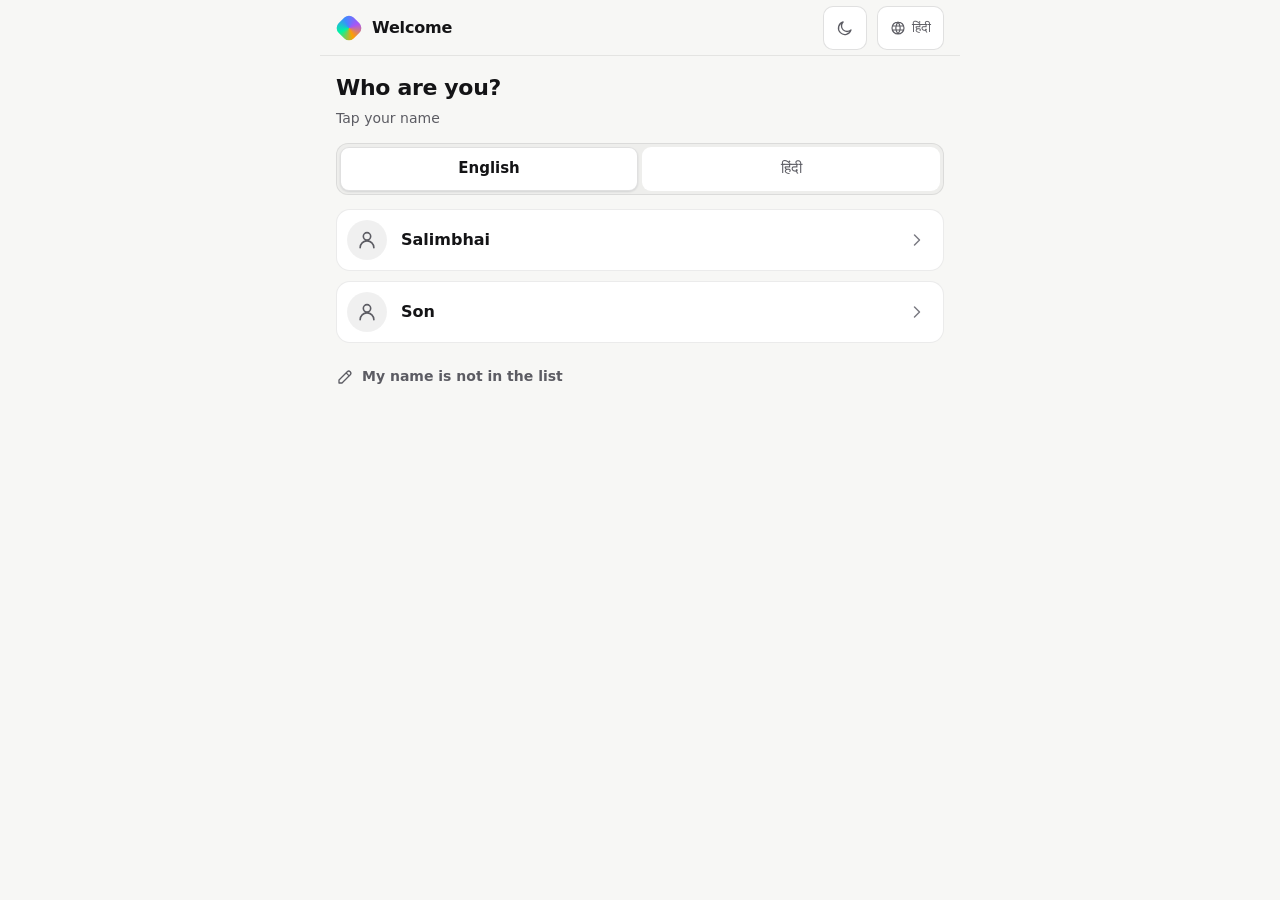
<file: app/index.html>
<!doctype html>
<html lang="en">
  <head>
    <meta charset="utf-8" />
    <meta name="viewport" content="width=device-width, initial-scale=1, viewport-fit=cover" />
    <meta name="theme-color" content="#0A0F18" />
    <meta name="color-scheme" content="dark light" />
    <meta name="mobile-web-app-capable" content="yes" />
    <meta name="apple-mobile-web-app-capable" content="yes" />
    <meta name="apple-mobile-web-app-status-bar-style" content="default" />
    <meta name="apple-mobile-web-app-title" content="Prism" />
    <title>Prism</title>
    <link rel="manifest" href="manifest.webmanifest" />
    <link rel="icon" type="image/png" href="icons/favicon-64.png" />
    <link rel="apple-touch-icon" href="icons/app-apple-180.png" />
    <script src="js/theme-boot.js"></script>
    <script src="js/outbox.js"></script>
    <link rel="stylesheet" href="css/app.css" />
  </head>
  <body>
    <div id="app"><main class="content"><p class="sub">Loading…</p></main></div>
    <div id="toast-root" aria-live="polite"></div>
    <noscript>This app needs JavaScript turned on.</noscript>
    <script type="module" src="js/main.js"></script>
  </body>
</html>
</file>
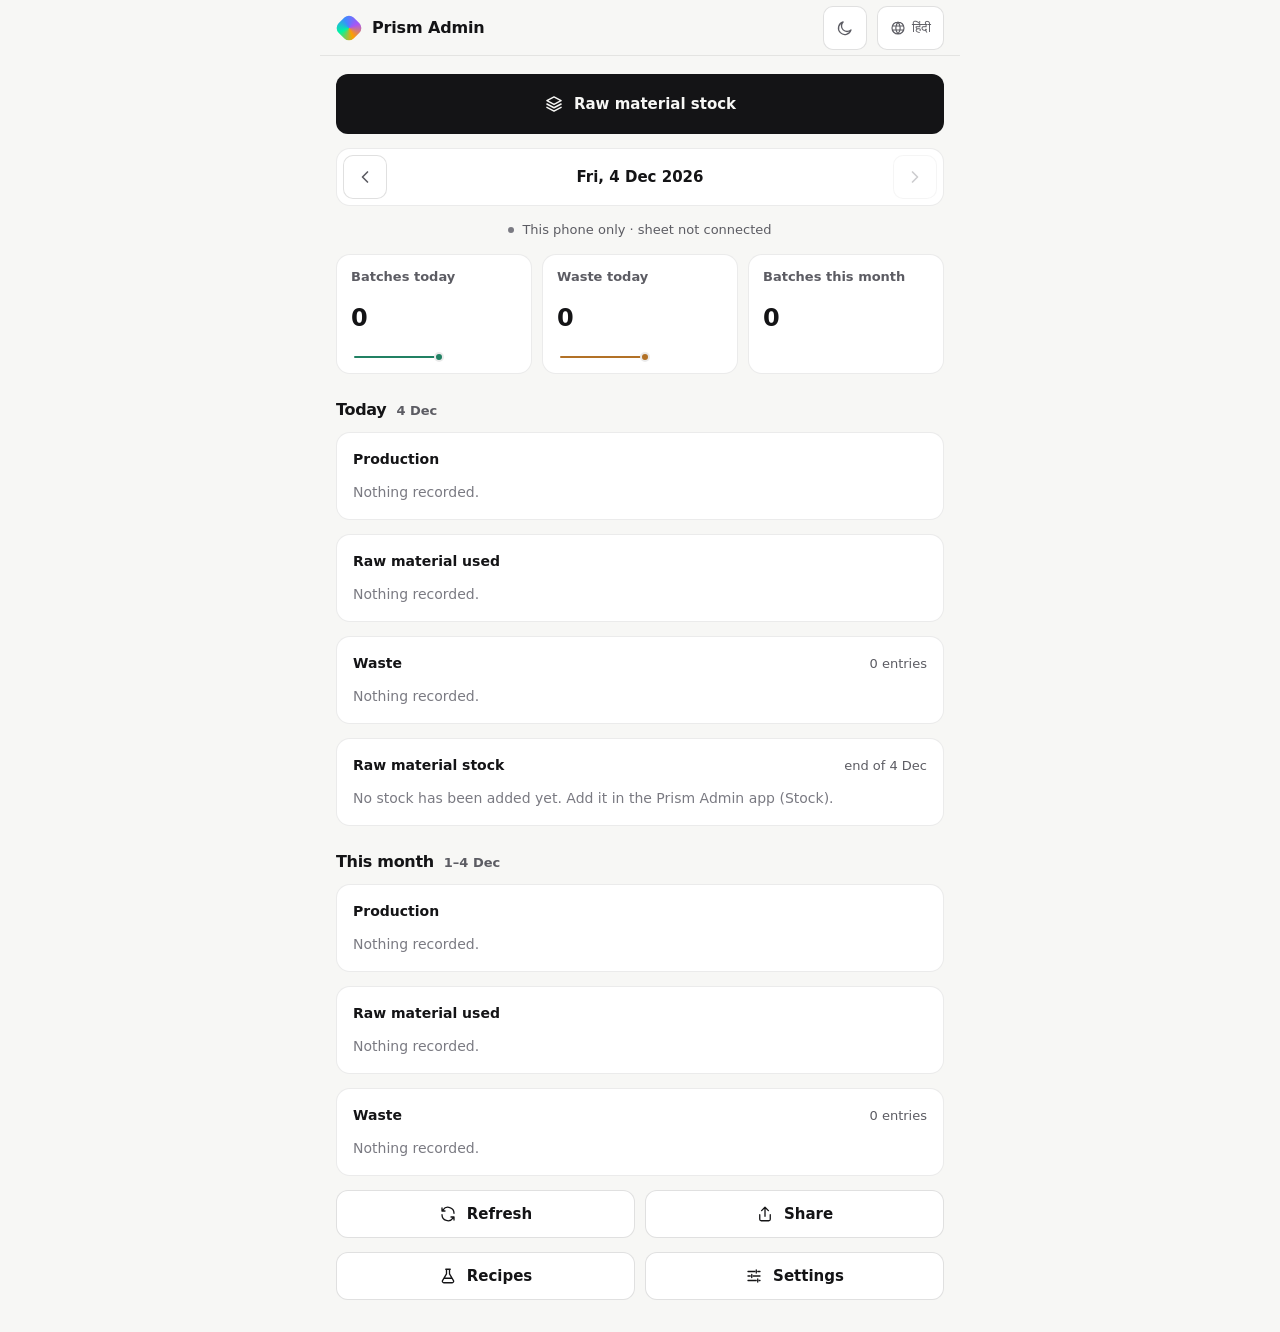
<file: app/admin.html>
<!doctype html>
<html lang="en">
  <head>
    <meta charset="utf-8" />
    <meta name="viewport" content="width=device-width, initial-scale=1, viewport-fit=cover" />
    <meta name="theme-color" content="#0A0F18" />
    <meta name="color-scheme" content="dark light" />
    <meta name="mobile-web-app-capable" content="yes" />
    <meta name="apple-mobile-web-app-capable" content="yes" />
    <meta name="apple-mobile-web-app-status-bar-style" content="default" />
    <meta name="apple-mobile-web-app-title" content="Prism Admin" />
    <title>Prism Admin</title>
    <link rel="manifest" href="admin.webmanifest" />
    <link rel="icon" type="image/png" href="icons/admin-favicon-64.png" />
    <link rel="apple-touch-icon" href="icons/admin-apple-180.png" />
    <script src="js/theme-boot.js"></script>
    <script src="js/outbox.js"></script>
    <script src="js/admin-boot.js"></script>
    <link rel="stylesheet" href="css/app.css" />
  </head>
  <body>
    <div id="app"><main class="content"><p class="sub">Loading…</p></main></div>
    <div id="toast-root" aria-live="polite"></div>
    <noscript>This app needs JavaScript turned on.</noscript>
    <script type="module" src="js/main.js"></script>
  </body>
</html>
</file>
<file: app/css/app.css>
/* Prism – dark glass design system.
   Accent colors come from the flow (tone-*) or the product/material (--c). */

:root {
  --bg: #0A0F18;
  --bg-2: #0E1622;
  --card: #111826;
  --glass: linear-gradient(180deg, rgba(255, 255, 255, 0.045), rgba(255, 255, 255, 0.018));
  --fill: rgba(255, 255, 255, 0.04);
  --fill-2: rgba(255, 255, 255, 0.07);
  --line: rgba(255, 255, 255, 0.06);
  --line-2: rgba(255, 255, 255, 0.11);
  --line-3: rgba(255, 255, 255, 0.18);

  --text: #FFFFFF;
  --text-2: #A9B6C9;
  --text-3: #8492A7;
  --ink: #05070B; /* text on a neon fill */
  --on-accent: var(--ink);
  --topbar-bg: rgba(10, 15, 24, 0.72);
  --footer-fade: rgba(10, 15, 24, 0.85);
  --footer-clear: rgba(10, 15, 24, 0);
  --dialog-bg: #121A28;
  --input-bg: rgba(255, 255, 255, 0.03);
  --key-bg: var(--fill);
  --track: rgba(255, 255, 255, 0.06);
  --card-shadow: inset 0 1px 0 rgba(255, 255, 255, 0.04);
  --aurora-2: rgba(61, 139, 255, 0.09);
  --aurora-strength: 13%;
  --danger-fg: #FF8A96;
  --danger-soft-fg: #FFB4BC;
  --danger-line: rgba(255, 92, 108, 0.32);
  --danger-bg: rgba(255, 92, 108, 0.06);
  --warn-fg: #FFD38A;
  --ok-fg: var(--emerald);
  --mark-ring: none;

  --emerald: #00F5A0;
  --amber: #FF9F00;
  --blue: #3D8BFF;
  --violet: #A855F7;
  --red: #FF5C6C;

  --accent: #E2E8F0;

  --r-lg: 22px;
  --r: 16px;
  --r-sm: 12px;
  --tap: 56px;
  --ease: cubic-bezier(.2, .8, .2, 1);
  color-scheme: dark;
}

.tone-green { --accent: var(--emerald); }
.tone-orange { --accent: var(--amber); }
.tone-blue { --accent: var(--blue); }
.tone-purple { --accent: var(--violet); }
.tone-slate { --accent: #E2E8F0; }

* { box-sizing: border-box; -webkit-tap-highlight-color: transparent; }
[hidden] { display: none !important; }

html { font-size: 17px; background: var(--bg); }

body {
  margin: 0;
  min-height: 100vh;
  background: var(--bg);
  color: var(--text);
  font-family: "Inter", "SF Pro Text", system-ui, -apple-system, "Segoe UI", Roboto, "Noto Sans", "Noto Sans Devanagari", "Kohinoor Devanagari", sans-serif;
  font-size: 1rem;
  line-height: 1.5;
  -webkit-font-smoothing: antialiased;
  touch-action: manipulation;
  -webkit-text-size-adjust: 100%;
}

/* Soft aurora behind everything, tinted by the current flow */
body::before {
  content: "";
  position: fixed;
  inset: 0;
  z-index: -1;
  pointer-events: none;
  background:
    radial-gradient(520px 340px at 100% -6%, color-mix(in srgb, var(--accent) var(--aurora-strength), transparent), transparent 70%),
    radial-gradient(460px 380px at -12% 104%, var(--aurora-2), transparent 70%),
    linear-gradient(180deg, var(--bg-2), var(--bg) 40%);
  transition: background 0.4s var(--ease);
}
body:has(#app.tone-green)::before { --accent: var(--emerald); }
body:has(#app.tone-orange)::before { --accent: var(--amber); }
body:has(#app.tone-blue)::before { --accent: var(--blue); }
body:has(#app.tone-purple)::before { --accent: var(--violet); }

button, input, textarea { font: inherit; color: inherit; letter-spacing: inherit; }
/* Hindi: letter-spacing and capitals break the joined Devanagari letters, so turn them off */
html[lang="hi"] body { line-height: 1.6; }
html[lang="hi"] *, html[lang="hi"] *::before, html[lang="hi"] *::after { letter-spacing: 0 !important; text-transform: none !important; }
button { cursor: pointer; background: none; border: none; padding: 0; }
:focus-visible { outline: 2px solid var(--accent); outline-offset: 2px; }
svg.ic { flex: none; display: block; }
.num { font-variant-numeric: tabular-nums; font-feature-settings: "tnum"; }

#app { max-width: 640px; margin: 0 auto; min-height: 100vh; min-height: 100dvh; display: flex; flex-direction: column; }

/* ---------- Top bar ---------- */
.topbar {
  position: sticky; top: 0; z-index: 20;
  display: flex; align-items: center; gap: 10px;
  height: calc(60px + env(safe-area-inset-top));
  padding: env(safe-area-inset-top) 16px 0;
  background: var(--topbar-bg);
  backdrop-filter: blur(18px) saturate(150%);
  -webkit-backdrop-filter: blur(18px) saturate(150%);
  border-bottom: 1px solid var(--line);
}
.icon-btn {
  display: inline-flex; align-items: center; justify-content: center; gap: 6px;
  height: 48px; min-width: 48px; padding: 0 12px;
  border-radius: 999px; border: 1px solid var(--line-2);
  background: var(--fill); color: var(--text);
  font-size: 0.875rem; font-weight: 550; white-space: nowrap;
  transition: background 0.15s, border-color 0.15s, transform 0.1s;
}
.icon-btn:active { transform: scale(0.96); background: var(--fill-2); }
.topbar-back { padding-left: 8px; }
.topbar-flow { flex: 1; min-width: 0; display: flex; align-items: center; gap: 8px; font-size: 0.9375rem; font-weight: 600; overflow: hidden; }
.topbar-flow span { overflow: hidden; text-overflow: ellipsis; white-space: nowrap; }
.dot { width: 8px; height: 8px; border-radius: 50%; background: var(--c, var(--accent)); box-shadow: 0 0 10px var(--c, var(--accent)); flex: none; }
.brand { flex: 1; display: flex; align-items: center; gap: 10px; font-weight: 650; font-size: 1.0625rem; letter-spacing: -0.01em; }
.brand-mark {
  width: 26px; height: 26px; border-radius: 8px; transform: rotate(45deg) scale(0.82);
  background: conic-gradient(from 200deg, #00F5A0, #3D8BFF, #A855F7, #FF9F00, #00F5A0);
  box-shadow: 0 0 18px rgba(61, 139, 255, 0.45);
}

/* ---------- Page ---------- */
.content { flex: 1; padding: 20px 16px 32px; display: flex; flex-direction: column; gap: 16px; animation: enter 0.28s var(--ease); }
.has-footer .content { padding-bottom: 20px; }
@keyframes enter { from { opacity: 0; transform: translateY(6px); } to { opacity: 1; transform: none; } }

.eyebrow { font-size: 0.875rem; font-weight: 500; color: var(--text-2); }
.heading { font-size: 1.625rem; line-height: 1.25; font-weight: 650; letter-spacing: -0.02em; margin: 0; }
.heading-row { display: flex; align-items: center; gap: 12px; }
.heading-row .dot { width: 12px; height: 12px; }
.sub { margin: -8px 0 0; color: var(--text-2); font-size: 0.9375rem; }
.label { font-size: 1rem; font-weight: 600; color: var(--text-2); margin: 6px 0 -6px; }
.hint { color: var(--text-3); font-size: 0.875rem; margin: 0; }
.center { text-align: center; }
.stack { display: flex; flex-direction: column; gap: 10px; }
.row { display: flex; align-items: center; gap: 10px; }
.row-between { display: flex; align-items: center; justify-content: space-between; gap: 10px; flex-wrap: wrap; }
.field { display: flex; flex-direction: column; gap: 8px; }
.empty { padding: 32px 16px; text-align: center; color: var(--text-2); border: 1px dashed var(--line-2); border-radius: var(--r); }

/* ---------- Glass surfaces ---------- */
.glass {
  background: var(--glass);
  border: 1px solid var(--line);
  border-radius: var(--r-lg);
  backdrop-filter: blur(14px);
  -webkit-backdrop-filter: blur(14px);
  box-shadow: var(--card-shadow);
}
.glow { transition: border-color 0.2s var(--ease), box-shadow 0.25s var(--ease), transform 0.12s var(--ease), background 0.2s; }
.glow:hover, .glow:focus-visible, .glow.is-selected {
  border-color: color-mix(in srgb, var(--c, var(--accent)) 55%, transparent);
  box-shadow:
    0 0 0 1px color-mix(in srgb, var(--c, var(--accent)) 22%, transparent),
    0 14px 40px -14px color-mix(in srgb, var(--c, var(--accent)) 60%, transparent),
    inset 0 1px 0 rgba(255, 255, 255, 0.06);
}
.glow:active { transform: scale(0.985); }
.glow.is-selected { background: linear-gradient(180deg, color-mix(in srgb, var(--c, var(--accent)) 12%, transparent), color-mix(in srgb, var(--c, var(--accent)) 4%, transparent)); }

/* ---------- Buttons ---------- */
.btn {
  display: inline-flex; align-items: center; justify-content: center; gap: 10px;
  width: 100%; min-height: var(--tap); padding: 0 18px;
  border-radius: var(--r); border: 1px solid var(--line-2);
  background: var(--fill); color: var(--text);
  font-size: 1rem; font-weight: 600; text-align: center;
  transition: transform 0.1s var(--ease), background 0.15s, box-shadow 0.2s, border-color 0.15s;
}
.btn:hover { border-color: var(--line-3); background: var(--fill-2); }
.btn:active { transform: scale(0.98); }
.btn:disabled { opacity: 0.38; transform: none; cursor: not-allowed; box-shadow: none; }
.btn-primary {
  background: var(--accent); color: var(--on-accent); border-color: transparent; font-weight: 650;
  box-shadow: 0 10px 30px -10px color-mix(in srgb, var(--accent) 70%, transparent), inset 0 1px 0 rgba(255, 255, 255, 0.35);
}
.btn-primary:hover { background: color-mix(in srgb, var(--accent) 88%, white); border-color: transparent; }
.btn-secondary { }
.btn-danger { background: var(--red); color: var(--ink); border-color: transparent; }
.btn-danger-outline { color: var(--danger-fg); border-color: var(--danger-line); background: var(--danger-bg); }
.btn-danger-outline:hover { border-color: rgba(255, 92, 108, 0.55); background: rgba(255, 92, 108, 0.1); }
.btn-big { min-height: 60px; font-size: 1.0625rem; }
.btn-link { color: var(--text-2); font-weight: 550; font-size: 0.9375rem; min-height: 48px; padding: 8px 0; text-align: left; display: inline-flex; align-items: center; gap: 8px; }
.btn-link:hover { color: var(--text); }
.btn-mini { height: 44px; padding: 0 14px; border-radius: 999px; border: 1px solid var(--line-2); background: var(--fill); font-size: 0.8125rem; font-weight: 600; color: var(--text-2); }
.btn-mini:hover { color: var(--text); }

/* ---------- Home ---------- */
.hello { display: flex; align-items: center; gap: 12px; }
.avatar {
  width: 44px; height: 44px; border-radius: 14px; display: grid; place-items: center; color: var(--text-2);
  background: linear-gradient(135deg, rgba(61, 139, 255, 0.25), rgba(168, 85, 247, 0.25));
  border: 1px solid var(--line-2); font-weight: 650; font-size: 0.9375rem;
}
.hello-text { flex: 1; min-width: 0; }
.hello-name { font-size: 1.25rem; font-weight: 600; overflow: hidden; text-overflow: ellipsis; white-space: nowrap; }

.kpis { display: grid; grid-template-columns: 1fr 1fr; gap: 12px; }
.kpi { padding: 14px 14px 12px; display: flex; flex-direction: column; gap: 4px; min-width: 0; }
.kpi-label { font-size: 0.8125rem; color: var(--text-2); font-weight: 550; display: flex; align-items: center; gap: 6px; }
.kpi-value { font-size: 2.125rem; font-weight: 650; letter-spacing: -0.035em; line-height: 1.05; }
.kpi-foot { display: flex; align-items: flex-end; justify-content: space-between; gap: 8px; margin-top: 4px; }
.kpi-foot .hint { font-size: 0.6875rem; }
.kpis-3 { grid-template-columns: repeat(3, 1fr); gap: 10px; }
.kpis-3 .kpi-value { font-size: 1.75rem; }
.kpis-3 .kpi-label { min-height: 2.6em; align-items: flex-start; line-height: 1.3; }

.actions { display: flex; flex-direction: column; gap: 10px; }
.action {
  --c: var(--a);
  display: grid; grid-template-columns: 48px 1fr 20px; align-items: center; gap: 14px;
  width: 100%; min-height: 92px; padding: 16px; text-align: left; color: var(--text);
}
.action-icon {
  width: 48px; height: 48px; border-radius: 14px; display: grid; place-items: center;
  color: var(--a);
  background: color-mix(in srgb, var(--a) 13%, transparent);
  border: 1px solid color-mix(in srgb, var(--a) 28%, transparent);
}
.action-title { font-size: 1.1875rem; font-weight: 600; }
.action-sub { font-size: 0.9375rem; color: var(--text-2); margin-top: 2px; }
.action .chev { color: var(--text-3); }
.action-badge { display: inline-flex; align-items: center; height: 20px; padding: 0 8px; margin-left: 8px; border-radius: 999px; background: color-mix(in srgb, var(--a) 18%, transparent); color: var(--text); font-size: 0.75rem; font-weight: 650; vertical-align: 2px; }
.duo { display: grid; grid-template-columns: 1fr 1fr; gap: 10px; }

/* ---------- Catalog / pick cards ---------- */
.grid2 { display: grid; grid-template-columns: repeat(2, minmax(0, 1fr)); gap: 12px; }
.grid3 { display: grid; grid-template-columns: repeat(3, minmax(0, 1fr)); gap: 10px; }
@media (min-width: 560px) { .grid2.catalog { grid-template-columns: repeat(3, minmax(0, 1fr)); } }

.pcard { display: flex; flex-direction: column; gap: 10px; padding: 14px; text-align: left; min-height: 150px; color: var(--text); }
.pcard-top { display: flex; align-items: center; gap: 8px; min-height: 14px; }
.pcard-cat { font-size: 0.625rem; font-weight: 650; letter-spacing: 0.1em; text-transform: uppercase; color: var(--text-2); overflow: hidden; text-overflow: ellipsis; white-space: nowrap; }
.pcard-name { font-size: 1rem; font-weight: 600; line-height: 1.25; letter-spacing: -0.01em; }
.pcard-note { font-size: 0.75rem; color: var(--text-3); margin-top: -6px; }
.pcard-foot { margin-top: auto; display: flex; align-items: flex-end; justify-content: space-between; gap: 6px; }
.pcard-stat { font-size: 0.6875rem; color: var(--text-2); line-height: 1.2; }
.pcard-stat b { display: block; font-size: 1rem; color: var(--text); font-weight: 650; }

.mcard { display: flex; flex-direction: column; align-items: center; justify-content: center; gap: 6px; padding: 12px; min-height: 88px; color: var(--text); }
.mcard-code { font-size: 1.625rem; font-weight: 650; line-height: 1; display: flex; align-items: center; gap: 10px; }
.mcard-code .dot { width: 16px; height: 16px; }
.mcard { background: linear-gradient(180deg, color-mix(in srgb, var(--c) 10%, transparent), color-mix(in srgb, var(--c) 3%, transparent)); }
.plist { display: flex; flex-direction: column; gap: 10px; }
.prow { display: grid; grid-template-columns: 8px 1fr 20px; align-items: center; gap: 14px; width: 100%; min-height: 76px; padding: 14px 16px 14px 14px; text-align: left; color: var(--text); }
.prow-stripe { width: 8px; height: 44px; border-radius: 4px; background: var(--c); box-shadow: 0 0 14px color-mix(in srgb, var(--c) 55%, transparent); }
.prow-name { font-size: 1.1875rem; font-weight: 600; line-height: 1.3; }
.prow-note { font-size: 0.875rem; color: var(--text-2); margin-top: 2px; }
.prow .chev { color: var(--text-3); }
.mcard-sub { font-size: 0.6875rem; color: var(--text-3); margin-top: auto; }

.kind { --c: var(--accent); display: grid; grid-template-columns: 52px 1fr 20px; align-items: center; gap: 14px; padding: 18px 16px; text-align: left; color: var(--text); }
.kind .action-icon { --a: var(--accent); width: 52px; height: 52px; }
.kind-sub { font-size: 0.9375rem; color: var(--text-2); }

.input.search { padding-left: 44px; }
.search-wrap { position: relative; }
.search-wrap .ic { position: absolute; left: 14px; top: 50%; transform: translateY(-50%); color: var(--text-3); }

/* ---------- Mini charts ---------- */
.spark { display: block; overflow: visible; }
.comp { display: flex; gap: 2px; height: 6px; border-radius: 3px; overflow: hidden; width: 100%; }
.comp span { display: block; height: 100%; min-width: 3px; }
.bar { position: relative; height: 6px; border-radius: 3px; background: var(--track); overflow: hidden; }
.bar > span { position: absolute; left: 0; top: 0; bottom: 0; border-radius: 3px; background: var(--c); }
.bar-stack { display: flex; gap: 2px; height: 8px; }
.bar-stack > span { height: 100%; border-radius: 4px; }
.bar-stack .hatch { background-image: repeating-linear-gradient(45deg, var(--c) 0 2px, transparent 2px 5px); box-shadow: inset 0 0 0 1px color-mix(in srgb, var(--c) 60%, transparent); }
.legend { display: flex; gap: 14px; flex-wrap: wrap; font-size: 0.8125rem; color: var(--text-2); }
.legend i { display: inline-block; width: 14px; height: 8px; border-radius: 3px; margin-right: 6px; vertical-align: 0; background: var(--text-2); }
.legend i.hatch { background-image: repeating-linear-gradient(45deg, var(--text-2) 0 2px, transparent 2px 5px); box-shadow: inset 0 0 0 1px rgba(148, 163, 184, 0.6); background-color: transparent; }

/* ---------- Counter + chips ---------- */
.stepper { display: grid; grid-template-columns: 64px 1fr 64px; align-items: center; gap: 12px; padding: 12px; }
.stepper-btn {
  height: 64px; border-radius: var(--r); display: grid; place-items: center;
  background: var(--fill-2); border: 1px solid var(--line-2); color: var(--accent);
  transition: transform 0.1s, background 0.15s;
}
.stepper-btn:active { transform: scale(0.94); background: color-mix(in srgb, var(--accent) 18%, transparent); }
.stepper-btn:disabled { color: var(--text-3); opacity: 0.5; }
.stepper-value { text-align: center; font-size: 3.25rem; font-weight: 650; letter-spacing: -0.04em; line-height: 1; font-variant-numeric: tabular-nums; }

.chips { display: grid; grid-template-columns: repeat(auto-fit, minmax(44px, 1fr)); gap: 8px; }
.chip {
  height: 54px; border-radius: 14px; border: 1px solid var(--line-2); background: var(--fill);
  font-size: 1rem; font-weight: 600; font-variant-numeric: tabular-nums; color: var(--text);
  transition: background 0.15s, color 0.15s, transform 0.1s;
}
.chip:active { transform: scale(0.95); }
.chip.is-selected { background: var(--accent); color: var(--on-accent); border-color: transparent; box-shadow: 0 6px 20px -8px var(--accent); }

/* ---------- Amount + number pad ---------- */
.amount { display: flex; align-items: baseline; justify-content: center; gap: 10px; padding: 18px 16px 14px; border-color: color-mix(in srgb, var(--accent) 40%, transparent); }
.amount-value { font-size: 3rem; font-weight: 650; letter-spacing: -0.04em; font-variant-numeric: tabular-nums; line-height: 1; }
.amount-value.is-empty { color: var(--text-3); }
.amount-unit { font-size: 1.125rem; font-weight: 550; color: var(--text-2); }
.amount-convert { text-align: center; font-size: 0.875rem; color: var(--text-2); min-height: 1.2em; margin-top: -8px; }
.numpad { display: grid; grid-template-columns: repeat(3, 1fr); gap: 8px; }
.numkey {
  height: 62px; border-radius: 14px; border: 1px solid var(--line); background: var(--key-bg);
  font-size: 1.625rem; font-weight: 550; display: grid; place-items: center; color: var(--text);
  transition: background 0.12s, transform 0.08s;
}
.numkey:active { background: color-mix(in srgb, var(--accent) 16%, transparent); transform: scale(0.96); }
.numkey-back { color: var(--text-2); }
.numpad-pin { max-width: 340px; margin: 8px auto 0; width: 100%; }
.numpad-pin .numkey { height: 64px; border-radius: 50%; width: 64px; justify-self: center; }

/* ---------- Segmented ---------- */
.seg { display: flex; gap: 4px; padding: 4px; border-radius: var(--r); background: var(--fill); border: 1px solid var(--line); flex-wrap: wrap; }
.seg-btn { flex: 1 1 0; min-height: 50px; padding: 6px 10px; border-radius: 12px; font-size: 0.9375rem; font-weight: 600; color: var(--text-2); transition: background 0.15s, color 0.15s; }
.seg-btn.is-selected { background: var(--fill-2); color: var(--text); box-shadow: inset 0 0 0 1px var(--line-3), 0 4px 14px -6px rgba(0, 0, 0, 0.6); }

/* ---------- Raw material list ---------- */
.uses { padding: 6px 16px; }
.uses-row { display: grid; grid-template-columns: 1fr auto; gap: 6px 12px; align-items: center; padding: 12px 0; border-bottom: 1px solid var(--line); font-size: 1.0625rem; }
.uses-row:last-child { border-bottom: none; }
.uses-code { display: flex; align-items: center; gap: 10px; font-weight: 600; }
.uses-code small { font-weight: 500; color: var(--text-3); }
.uses-qty { font-weight: 600; font-variant-numeric: tabular-nums; white-space: nowrap; }
.uses-qty small { color: var(--text-2); font-weight: 500; margin-left: 3px; }
.uses-row .bar { grid-column: 1 / -1; height: 4px; }
.uses-empty { padding: 14px 16px; color: var(--danger-soft-fg); border-color: var(--danger-line); background: var(--danger-bg); font-size: 0.875rem; }

/* ---------- Inputs ---------- */
.input {
  width: 100%; min-height: 52px; padding: 12px 16px; border-radius: 14px;
  border: 1px solid var(--line-2); background: var(--input-bg); color: var(--text); font-size: 1rem;
  transition: border-color 0.15s, box-shadow 0.15s;
}
.input::placeholder { color: var(--text-3); }
.input:focus { outline: none; border-color: color-mix(in srgb, var(--accent) 60%, transparent); box-shadow: 0 0 0 4px color-mix(in srgb, var(--accent) 14%, transparent); }
.input.note { min-height: 84px; resize: vertical; }
.input.mono { font-family: ui-monospace, "SF Mono", Menlo, monospace; font-size: 0.8125rem; }
.type-name { display: flex; flex-direction: column; gap: 10px; }

/* ---------- Who ---------- */
.lang-pick { display: grid; grid-template-columns: 1fr 1fr; gap: 4px; padding: 4px; border-radius: var(--r); background: var(--fill); border: 1px solid var(--line); }
.btn-lang { min-height: 48px; border: none; background: transparent; color: var(--text-2); border-radius: 12px; }
.btn-lang:hover { background: transparent; }
.btn-lang.is-selected { background: var(--fill-2); color: var(--text); box-shadow: inset 0 0 0 1px var(--line-3); }
.person { --c: #E2E8F0; display: flex; align-items: center; gap: 14px; width: 100%; min-height: 64px; padding: 10px 16px 10px 10px; color: var(--text); font-size: 1.0625rem; font-weight: 600; text-align: left; }
.person .avatar { width: 42px; height: 42px; border-radius: 12px; font-size: 0.875rem; }
.person .chev { margin-left: auto; color: var(--text-3); }

/* ---------- Steps ---------- */
.steps { display: flex; align-items: center; gap: 6px; }
.step-dot { width: 26px; height: 4px; border-radius: 2px; background: var(--line-2); transition: background 0.3s; }
.step-dot.on { background: var(--accent); box-shadow: 0 0 10px color-mix(in srgb, var(--accent) 60%, transparent); }
.steps-text { margin-left: 8px; font-size: 0.875rem; font-weight: 600; color: var(--text-2); }

/* ---------- Reasons ---------- */
.reason { --c: var(--amber); display: flex; flex-direction: column; align-items: flex-start; gap: 12px; padding: 14px; min-height: 96px; text-align: left; color: var(--text); font-weight: 600; font-size: 0.9375rem; line-height: 1.25; }
.reason .action-icon { --a: var(--amber); width: 40px; height: 40px; border-radius: 12px; }

/* ---------- Summary + saved ---------- */
.summary { padding: 14px 16px; display: flex; flex-direction: column; gap: 6px; border-color: color-mix(in srgb, var(--accent) 35%, transparent); }
.summary-text { font-weight: 600; font-size: 1.0625rem; display: flex; align-items: center; gap: 10px; }
.summary .uses { padding: 0; }

.saved { display: flex; flex-direction: column; align-items: center; gap: 10px; text-align: center; padding: 18px 0 4px; }
.saved .uses { width: 100%; text-align: left; margin-top: 6px; }
.saved-check {
  width: 96px; height: 96px; border-radius: 50%; display: grid; place-items: center; color: var(--on-accent);
  background: var(--accent);
  box-shadow: 0 0 0 10px color-mix(in srgb, var(--accent) 12%, transparent), 0 0 60px color-mix(in srgb, var(--accent) 55%, transparent);
  animation: pop 0.45s var(--ease);
  margin-bottom: 8px;
}
.saved-title { font-size: 1.75rem; font-weight: 650; letter-spacing: -0.03em; }
.saved-text { font-size: 1.0625rem; color: var(--text-2); }
.saved .entry-badge { align-self: center; }
@keyframes pop { 0% { transform: scale(0.5); opacity: 0; } 70% { transform: scale(1.06); } 100% { transform: scale(1); opacity: 1; } }
.btn-undo { color: var(--text); }

/* ---------- Bottom action bar ---------- */
.actionbar {
  position: sticky; bottom: 0; z-index: 15;
  padding: 12px 16px calc(12px + env(safe-area-inset-bottom));
  background: linear-gradient(180deg, var(--footer-clear), var(--footer-fade) 30%);
  backdrop-filter: blur(14px);
  -webkit-backdrop-filter: blur(14px);
  border-top: 1px solid var(--line);
}
.footer-stack { display: flex; flex-direction: column; gap: 8px; }

/* ---------- Status pills ---------- */
.sync-badge {
  display: flex; align-items: center; justify-content: center; gap: 8px;
  padding: 12px 14px; border-radius: 999px; font-size: 0.875rem; font-weight: 550;
  background: var(--fill); border: 1px solid var(--line); color: var(--text-2);
}
.sync-badge::before { content: ""; width: 7px; height: 7px; border-radius: 50%; background: var(--text-3); flex: none; }
.sync-ok::before { background: var(--emerald); box-shadow: 0 0 8px var(--emerald); }
.sync-sending::before, .sync-waiting::before { background: var(--amber); box-shadow: 0 0 8px var(--amber); animation: blink 1.4s infinite; }
.sync-error { color: var(--danger-soft-fg); border-color: var(--danger-line); }
.sync-error::before { background: var(--red); box-shadow: 0 0 8px var(--red); }
@keyframes blink { 50% { opacity: 0.35; } }
.entry-badge { display: inline-flex; align-items: center; gap: 6px; align-self: flex-start; font-size: 0.8125rem; font-weight: 550; color: var(--text-2); }
.entry-badge::before { content: ""; width: 6px; height: 6px; border-radius: 50%; background: var(--text-3); }
.entry-badge.is-sent::before { background: var(--emerald); box-shadow: 0 0 6px var(--emerald); }
.entry-badge.is-waiting::before { background: var(--amber); box-shadow: 0 0 6px var(--amber); }

/* ---------- Log entries ---------- */
.entry { --c: var(--accent); padding: 14px 16px; display: flex; flex-direction: column; gap: 8px; position: relative; overflow: hidden; }
.entry::before { content: ""; position: absolute; left: 0; top: 14px; bottom: 14px; width: 3px; border-radius: 0 3px 3px 0; background: var(--c); box-shadow: 0 0 12px var(--c); }
.entry-top { display: flex; align-items: center; gap: 8px; font-size: 0.875rem; color: var(--text-2); font-weight: 500; }
.entry-type { display: inline-flex; align-items: center; gap: 6px; color: var(--text); }
.entry-worker { margin-left: auto; }
.entry-text { font-size: 1.125rem; font-weight: 600; line-height: 1.35; }
.entry-reason { font-size: 0.9375rem; color: var(--text-2); display: flex; align-items: center; gap: 6px; }
.entry-lines { font-size: 0.75rem; color: var(--text-3); }
.entry-actions { display: grid; grid-template-columns: 1fr 1fr; gap: 8px; margin-top: 4px; }
.entry-actions .btn { min-height: 50px; font-size: 0.9375rem; border-radius: 12px; }

/* ---------- Report dashboard ---------- */
.report-nav { display: grid; grid-template-columns: 44px 1fr 44px; align-items: center; gap: 8px; padding: 6px; border-radius: 999px; }
.report-nav .icon-btn { width: 48px; height: 48px; padding: 0; }
.report-nav .icon-btn:disabled { opacity: 0.3; }
.report-date { text-align: center; font-weight: 600; font-size: 0.9375rem; }
.report-source { display: flex; align-items: center; justify-content: center; gap: 8px; font-size: 0.8125rem; color: var(--text-2); }
.report-source::before { content: ""; width: 6px; height: 6px; border-radius: 50%; background: var(--text-3); }
.report-source.is-sheet::before { background: var(--emerald); box-shadow: 0 0 6px var(--emerald); }
.report-source.is-warn::before { background: var(--amber); }
.panel { padding: 16px; display: flex; flex-direction: column; gap: 12px; }
.panel-title { display: flex; align-items: center; justify-content: space-between; gap: 8px; font-size: 0.9375rem; font-weight: 600; }
.panel-title small { font-size: 0.8125rem; color: var(--text-2); font-weight: 500; }
.section-title { display: flex; align-items: baseline; gap: 10px; margin: 10px 0 -4px; font-size: 1.125rem; font-weight: 650; letter-spacing: -0.02em; }
.section-title small { font-size: 0.8125rem; font-weight: 550; color: var(--text-2); letter-spacing: 0; }
.rrow { display: grid; grid-template-columns: minmax(0, 1fr) auto; gap: 6px 12px; align-items: center; }
.rrow-name { display: flex; align-items: center; gap: 8px; font-size: 0.875rem; font-weight: 550; min-width: 0; }
.rrow-name span { overflow: hidden; text-overflow: ellipsis; white-space: nowrap; }
.rrow-val { font-size: 0.875rem; font-weight: 600; font-variant-numeric: tabular-nums; text-align: right; white-space: nowrap; }
.rrow-val small { color: var(--text-2); font-weight: 500; }
.rrow > .bar, .rrow > .bar-stack { grid-column: 1 / -1; }
.wrow { display: grid; grid-template-columns: 36px 1fr; gap: 12px; align-items: start; padding: 10px 0; border-bottom: 1px solid var(--line); }
.wrow:last-child { border-bottom: none; padding-bottom: 0; }
.wrow .action-icon { --a: var(--amber); width: 36px; height: 36px; border-radius: 10px; }
.wrow-main { font-size: 0.9375rem; font-weight: 600; }
.wrow-meta { font-size: 0.8125rem; color: var(--text-2); margin-top: 2px; }
.pills { display: flex; flex-wrap: wrap; gap: 8px; }
.pill { display: inline-flex; align-items: center; gap: 8px; height: 34px; padding: 0 12px; border-radius: 999px; background: var(--fill); border: 1px solid var(--line); font-size: 0.8125rem; color: var(--text-2); }
.pill b { color: var(--text); font-weight: 650; }
.warn-box { padding: 12px 14px; border-radius: var(--r); background: rgba(255, 159, 0, 0.08); border: 1px solid rgba(255, 159, 0, 0.3); font-size: 0.8125rem; color: var(--warn-fg); }
.warn-box ul { margin: 6px 0 0; padding-left: 18px; }
.mini-table { width: 100%; border-collapse: collapse; font-size: 0.8125rem; }
.mini-table th { text-align: left; color: var(--text-2); font-weight: 600; font-size: 0.8125rem; padding: 0 0 8px; }
.mini-table td { padding: 8px 0; border-top: 1px solid var(--line); }
.mini-table .r { text-align: right; font-variant-numeric: tabular-nums; }

/* ---------- Settings ---------- */
.card { padding: 16px; display: flex; flex-direction: column; gap: 14px; }
.card-title { font-size: 1rem; font-weight: 600; margin: 0; display: flex; align-items: center; gap: 10px; }
.card-title .ic { color: var(--text-2); }
.card p { margin: 0; }
.test-result { font-weight: 550; font-size: 0.875rem; min-height: 1.2em; color: var(--text-2); }
.test-result.is-ok { color: var(--ok-fg); }
.test-result.is-bad { color: var(--danger-fg); }

/* ---------- PIN ---------- */
.pin-dots { display: flex; justify-content: center; gap: 18px; margin: 16px 0 4px; }
.pin-dot { width: 14px; height: 14px; border-radius: 50%; border: 1.5px solid var(--line-3); transition: background 0.15s, box-shadow 0.15s; }
.pin-dot.on { background: var(--text); border-color: var(--text); box-shadow: 0 0 12px rgba(255, 255, 255, 0.5); }
.pin-msg { text-align: center; color: var(--danger-fg); font-weight: 550; font-size: 0.875rem; min-height: 1.3em; }
.shake { animation: shake 0.4s; }
@keyframes shake { 0%, 100% { transform: translateX(0); } 25% { transform: translateX(-10px); } 75% { transform: translateX(10px); } }

/* ---------- Dialog + toast ---------- */
.overlay { position: fixed; inset: 0; z-index: 50; background: rgba(3, 6, 12, 0.6); backdrop-filter: blur(6px); -webkit-backdrop-filter: blur(6px); display: flex; align-items: flex-end; justify-content: center; padding: 16px; animation: fade 0.2s; }
.dialog { width: 100%; max-width: 520px; padding: 22px; display: flex; flex-direction: column; gap: 12px; margin-bottom: env(safe-area-inset-bottom); background: var(--dialog-bg); border: 1px solid var(--line-2); border-radius: 24px; animation: up 0.28s var(--ease); box-shadow: 0 30px 80px -20px rgba(0, 0, 0, 0.8); }
.dialog-title { margin: 0; font-size: 1.25rem; font-weight: 650; letter-spacing: -0.02em; }
.dialog-msg { margin: 0; color: var(--text-2); }
.dialog-warn { margin: 0; color: var(--danger-fg); font-weight: 550; font-size: 0.875rem; }
.dialog-actions { display: flex; flex-direction: column; gap: 8px; margin-top: 6px; }
@keyframes up { from { transform: translateY(24px); opacity: 0; } to { transform: none; opacity: 1; } }
@keyframes fade { from { opacity: 0; } }

#toast-root { position: fixed; left: 0; right: 0; bottom: calc(108px + env(safe-area-inset-bottom)); z-index: 60; display: flex; flex-direction: column; align-items: center; gap: 8px; pointer-events: none; padding: 0 16px; }
.toast { max-width: 520px; display: flex; align-items: center; gap: 10px; background: rgba(22, 30, 46, 0.92); backdrop-filter: blur(16px); -webkit-backdrop-filter: blur(16px); border: 1px solid rgba(255, 255, 255, 0.12); color: #FFFFFF; padding: 12px 16px; border-radius: 14px; font-weight: 550; font-size: 0.875rem; box-shadow: 0 16px 40px -12px rgba(0, 0, 0, 0.7); transition: opacity 0.35s, transform 0.35s; animation: up 0.25s var(--ease); }
.toast-error { border-color: rgba(255, 92, 108, 0.6); color: #FFC2C9; }
.toast-out { opacity: 0; transform: translateY(8px); }

@media (max-width: 360px) {
  .content { padding-left: 12px; padding-right: 12px; }
  .stepper { grid-template-columns: 56px 1fr 56px; }
  .stepper-btn { height: 56px; }
  .kpis-3 .kpi-value { font-size: 1.5rem; }
}

@media (prefers-reduced-motion: reduce) {
  *, *::before { animation: none !important; transition: none !important; }
}

/* ===================== Light theme =====================
   Same layout and chemical colors; only surfaces, text and contrast helpers change. */
:root[data-theme="light"] {
  color-scheme: light;
  --bg: #F3F5F9;
  --bg-2: #E8EDF5;
  --card: #FFFFFF;
  --glass: linear-gradient(180deg, rgba(255, 255, 255, 0.96), rgba(255, 255, 255, 0.86));
  --fill: rgba(15, 23, 42, 0.04);
  --fill-2: rgba(15, 23, 42, 0.07);
  --line: rgba(15, 23, 42, 0.09);
  --line-2: rgba(15, 23, 42, 0.15);
  --line-3: rgba(15, 23, 42, 0.24);
  --text: #0B1220;
  --text-2: #45546B;
  --text-3: #5F6E84;
  --topbar-bg: rgba(243, 245, 249, 0.82);
  --footer-fade: rgba(243, 245, 249, 0.92);
  --footer-clear: rgba(243, 245, 249, 0);
  --dialog-bg: #FFFFFF;
  --input-bg: #FFFFFF;
  --key-bg: #FFFFFF;
  --track: rgba(15, 23, 42, 0.08);
  --card-shadow: 0 1px 2px rgba(15, 23, 42, 0.05), 0 6px 20px -10px rgba(15, 23, 42, 0.18);
  --aurora-2: rgba(61, 139, 255, 0.10);
  --aurora-strength: 16%;
  --danger-fg: #BE123C;
  --danger-soft-fg: #BE123C;
  --danger-line: rgba(225, 29, 72, 0.35);
  --danger-bg: rgba(225, 29, 72, 0.05);
  --warn-fg: #92400E;
  --ok-fg: #047857;
  --mark-ring: inset 0 0 0 1px rgba(15, 23, 42, 0.22);
}
/* light chemical colors (white S1, lemon Y1) need an outline to show on white */
:root[data-theme="light"] .dot { box-shadow: 0 0 0 1.5px rgba(15, 23, 42, 0.28); }
:root[data-theme="light"] .tone-slate { --accent: #1E293B; --on-accent: #FFFFFF; }
:root[data-theme="light"] .btn-primary:hover { background: color-mix(in srgb, var(--accent) 88%, black); }
/* neon used as icon/text color gets a darker shade on white so it stays readable */
:root[data-theme="light"] .action-icon { color: color-mix(in srgb, var(--a) 60%, black); background: color-mix(in srgb, var(--a) 16%, white); border-color: color-mix(in srgb, var(--a) 45%, transparent); }
:root[data-theme="light"] .stepper-btn { color: color-mix(in srgb, var(--accent) 58%, black); background: #FFFFFF; }
:root[data-theme="light"] .stepper-btn:disabled { color: var(--text-3); }
:root[data-theme="light"] .avatar { background: linear-gradient(135deg, rgba(61, 139, 255, 0.16), rgba(168, 85, 247, 0.16)); }
:root[data-theme="light"] .seg-btn.is-selected,
:root[data-theme="light"] .btn-lang.is-selected { background: #FFFFFF; box-shadow: 0 1px 2px rgba(15, 23, 42, 0.12), inset 0 0 0 1px var(--line-2); }
:root[data-theme="light"] .warn-box { background: rgba(255, 159, 0, 0.12); border-color: rgba(217, 119, 6, 0.45); }
:root[data-theme="light"] .pin-dot.on { box-shadow: none; }
:root[data-theme="light"] .saved-check { box-shadow: 0 0 0 10px color-mix(in srgb, var(--accent) 18%, transparent), 0 10px 40px color-mix(in srgb, var(--accent) 45%, transparent); }
:root[data-theme="light"] .bar > span,
:root[data-theme="light"] .bar-stack > span,
:root[data-theme="light"] .comp span,
:root[data-theme="light"] .prow-stripe { box-shadow: var(--mark-ring); }
:root[data-theme="light"] .entry::before { box-shadow: var(--mark-ring); }
:root[data-theme="light"] .mcard { background: linear-gradient(180deg, color-mix(in srgb, var(--c) 14%, white), #FFFFFF); }
:root[data-theme="light"] .sync-ok::before { box-shadow: none; background: #059669; }
:root[data-theme="light"] .sync-sending::before, :root[data-theme="light"] .sync-waiting::before { box-shadow: none; background: #D97706; }
:root[data-theme="light"] .entry-badge.is-sent::before { box-shadow: none; background: #059669; }
:root[data-theme="light"] .entry-badge.is-waiting::before { box-shadow: none; background: #D97706; }
:root[data-theme="light"] .report-source.is-sheet::before { box-shadow: none; background: #059669; }
:root[data-theme="light"] .step-dot.on { box-shadow: none; }
:root[data-theme="light"] .brand-mark { box-shadow: 0 2px 10px rgba(61, 139, 255, 0.35); }
:root[data-theme="light"] .btn:not(.btn-primary):not(.btn-danger):not(.btn-danger-outline),
:root[data-theme="light"] .btn-mini,
:root[data-theme="light"] .icon-btn,
:root[data-theme="light"] .chip:not(.is-selected) { background: #FFFFFF; }
:root[data-theme="light"] .btn-lang:not(.is-selected) { background: transparent; }

/* ---------- Stock (admin) ---------- */
.btn-stock { min-height: 60px; font-size: 1.0625rem; }
.stock-card { --c: var(--accent); display: flex; flex-direction: column; gap: 10px; padding: 14px 16px; text-align: left; color: var(--text); width: 100%; }
.stock-head { display: flex; align-items: center; gap: 10px; }
.stock-code { display: flex; align-items: center; gap: 10px; font-size: 1.25rem; font-weight: 650; min-width: 0; }
.stock-code small { font-size: 0.8125rem; font-weight: 500; color: var(--text-3); overflow: hidden; text-overflow: ellipsis; white-space: nowrap; }
.stock-left { margin-left: auto; font-size: 1.375rem; font-weight: 650; font-variant-numeric: tabular-nums; white-space: nowrap; }
.stock-left small { font-size: 0.8125rem; font-weight: 500; color: var(--text-2); }
.stock-head .chev { color: var(--text-3); display: flex; }
.stock-head .stock-code + .chev { margin-left: auto; }
.stock-meta { display: flex; align-items: center; gap: 8px; flex-wrap: wrap; font-size: 0.8125rem; color: var(--text-2); }
.stock-bar { position: relative; height: 10px; border-radius: 5px; background: var(--track); }
.stock-fill { position: absolute; left: 0; top: 0; bottom: 0; border-radius: 5px; background: var(--emerald); }
.stock-bar.is-low .stock-fill { background: var(--red); box-shadow: 0 0 10px color-mix(in srgb, var(--red) 60%, transparent); }
.stock-mark { position: absolute; top: -4px; bottom: -4px; width: 2px; margin-left: -1px; border-radius: 1px; background: var(--text); opacity: 0.85; }
.rrow > .stock-bar { grid-column: 1 / -1; height: 8px; }
.stock-card.is-low, .stock-now.is-low { border-color: var(--danger-line); background: linear-gradient(180deg, var(--danger-bg), transparent); }
.low-badge { display: inline-flex; align-items: center; gap: 4px; padding: 2px 8px; border-radius: 999px; font-size: 0.75rem; font-weight: 650; color: var(--danger-fg); background: var(--danger-bg); border: 1px solid var(--danger-line); }
.rrow.is-low .rrow-val { color: var(--danger-fg); }
.low-box { color: var(--danger-soft-fg); background: var(--danger-bg); border-color: var(--danger-line); font-size: 0.9375rem; }
.low-box b { display: flex; align-items: center; gap: 6px; }
.low-box li { margin: 2px 0; }
.btn-mini-wide { margin-top: 10px; width: 100%; min-height: 46px; }
.stock-now { display: flex; flex-direction: column; align-items: center; gap: 4px; padding: 14px 16px; text-align: center; }
.stock-now-val { font-size: 2.25rem; font-weight: 650; letter-spacing: -0.03em; line-height: 1.1; }
.alert-row { display: grid; grid-template-columns: minmax(0, 1fr) auto auto; gap: 10px; align-items: center; }
.alert-input { font-size: 1.25rem; font-weight: 600; text-align: right; }
.alert-unit { color: var(--text-2); font-weight: 550; }
.center { text-align: center; }
:root[data-theme="light"] .stock-mark { background: #0B1220; }
:root[data-theme="light"] .low-box { color: var(--danger-fg); background: rgba(225, 29, 72, 0.07); border-color: var(--danger-line); }
:root[data-theme="light"] .stock-fill { background: #10B981; }

/* Captions in the report: never under 13px, so they stay readable on a cheap phone. */
.rrow-name small, .rrow-val small { font-size: 0.8125rem; }

/* Recipes screen: one row per raw material, amount used in a single batch. */
.recipe-row { grid-template-columns: minmax(0, 1fr) 7.5rem auto; padding: 10px 0; border-bottom: 1px solid var(--line); }
.recipe-row:last-child { border-bottom: none; }
.recipe-row .stock-code { font-size: 1.0625rem; font-weight: 600; gap: 8px; }
.recipe-row .stock-code small { font-size: 0.8125rem; font-weight: 500; color: var(--text-3); overflow: hidden; text-overflow: ellipsis; white-space: nowrap; }

/* ===================== Calm style =====================
   Quiet, neutral surfaces. Colour is kept for the data (dyes, materials,
   products, stock status) and a small dot per flow; buttons, cards and
   text stay neutral. No glows, gradients or blur. */
:root {
  --bg: #0C0C0D;
  --bg-2: #0C0C0D;
  --card: #151517;
  --glass: var(--card);
  --fill: rgba(255, 255, 255, 0.04);
  --fill-2: rgba(255, 255, 255, 0.08);
  --line: rgba(255, 255, 255, 0.07);
  --line-2: rgba(255, 255, 255, 0.11);
  --line-3: rgba(255, 255, 255, 0.2);
  --text: #F2F2F3;
  --text-2: #A3A3A9;
  --text-3: #75757C;
  --topbar-bg: #0C0C0D;
  --footer-fade: #0C0C0D;
  --footer-clear: #0C0C0D;
  --dialog-bg: #18181B;
  --card-shadow: none;
  --accent: #F2F2F3;
  --on-accent: #0C0C0D;
  --r-lg: 14px;
  --r: 12px;
  --r-sm: 10px;
  --tap: 52px;
}
:root[data-theme="light"] {
  --bg: #F7F7F5;
  --bg-2: #F7F7F5;
  --card: #FFFFFF;
  --glass: var(--card);
  --fill: rgba(0, 0, 0, 0.035);
  --fill-2: rgba(0, 0, 0, 0.06);
  --line: rgba(0, 0, 0, 0.08);
  --line-2: rgba(0, 0, 0, 0.12);
  --line-3: rgba(0, 0, 0, 0.22);
  --text: #141416;
  --text-2: #5C5C63;
  --text-3: #7A7A82;
  --topbar-bg: #F7F7F5;
  --footer-fade: #F7F7F5;
  --footer-clear: #F7F7F5;
  --card-shadow: none;
  --accent: #141416;
  --on-accent: #FFFFFF;
}
/* Buttons are neutral in every flow; the flow colour only marks the little dot. */
.tone-green, .tone-orange, .tone-blue, .tone-purple, .tone-slate,
:root[data-theme="light"] .tone-slate { --accent: var(--text); --on-accent: var(--bg); }
.tone-green { --flow: var(--emerald); }
.tone-orange { --flow: var(--amber); }
.tone-blue { --flow: var(--blue); }
.tone-purple { --flow: var(--violet); }
.tone-slate { --flow: var(--text-3); }

html { font-size: 16px; }
body::before { display: none; }
.topbar { height: calc(56px + env(safe-area-inset-top)); backdrop-filter: none; -webkit-backdrop-filter: none; }
.topbar-flow .dot { --c: var(--flow); }
.dot, :root[data-theme="light"] .dot { box-shadow: none; }
:root[data-theme="light"] .dot { box-shadow: inset 0 0 0 1px rgba(0, 0, 0, 0.18); }
.icon-btn { height: 44px; min-width: 44px; border-radius: 10px; font-weight: 500; font-size: 0.8125rem; color: var(--text-2); }
.brand { font-weight: 600; font-size: 1rem; letter-spacing: -0.01em; }
.brand-mark { box-shadow: none; }
:root[data-theme="light"] .brand-mark { box-shadow: none; }

.content { gap: 14px; padding-top: 18px; animation: none; }
.eyebrow { font-size: 0.8125rem; color: var(--text-3); }
.heading { font-size: 1.375rem; font-weight: 600; letter-spacing: -0.015em; }
.heading-row .dot { width: 10px; height: 10px; }
.sub { font-size: 0.875rem; }
.label { font-size: 0.8125rem; font-weight: 500; color: var(--text-3); margin: 8px 0 -6px; }

.glass { background: var(--card); backdrop-filter: none; -webkit-backdrop-filter: none; border-radius: var(--r-lg); }
.glow:hover, .glow:focus-visible { border-color: var(--line-3); box-shadow: none; }
.glow.is-selected { border-color: var(--text); box-shadow: none; background: var(--card); }
.glow:active { transform: none; background: var(--fill-2); }

.btn { font-size: 0.9375rem; font-weight: 550; border-radius: var(--r); background: var(--card); }
.btn:active { transform: none; background: var(--fill-2); }
.btn-primary, .btn-primary:hover { background: var(--text); color: var(--bg); box-shadow: none; font-weight: 600; }
:root[data-theme="light"] .btn-primary:hover { background: var(--text); }
.btn-big { min-height: 52px; font-size: 0.9375rem; }
.btn-link { font-size: 0.875rem; }
.btn-mini { height: 36px; min-height: 36px; padding: 0 12px; border-radius: 8px; font-size: 0.8125rem; font-weight: 500; }

/* Home */
.hello { gap: 12px; padding: 4px 0 6px; }
.avatar, :root[data-theme="light"] .avatar { width: 40px; height: 40px; border-radius: 50%; background: var(--fill-2); border: none; color: var(--text-2); }
.hello-name { font-size: 1.125rem; font-weight: 600; }
.actions { gap: 0; background: var(--card); border: 1px solid var(--line); border-radius: var(--r-lg); overflow: hidden; }
.actions .action { border: none; border-radius: 0; border-bottom: 1px solid var(--line); min-height: 76px; padding: 14px 16px; grid-template-columns: 36px 1fr 18px; gap: 14px; background: transparent; }
.actions .action:last-child { border-bottom: none; }
.action-icon, :root[data-theme="light"] .action-icon {
  width: 36px; height: 36px; border-radius: 10px; color: var(--text); background: var(--fill-2); border: none; position: relative;
}
.action-icon svg { width: 20px; height: 20px; }
/* a small flow-coloured mark on the icon, the only colour on Home */
.action .action-icon::after { content: ""; position: absolute; right: -2px; top: -2px; width: 8px; height: 8px; border-radius: 50%; background: var(--a); box-shadow: 0 0 0 2px var(--card); }
.action-title { font-size: 1.0625rem; font-weight: 600; letter-spacing: -0.01em; }
.action-sub { font-size: 0.8125rem; color: var(--text-3); margin-top: 1px; }
.action-badge { background: var(--fill-2); height: 18px; font-size: 0.6875rem; }
.sync-badge { justify-content: flex-start; background: transparent; border: none; padding: 0 2px; font-size: 0.8125rem; color: var(--text-3); border-radius: 0; }
.sync-badge::before, .sync-ok::before, .sync-error::before, .sync-sending::before, .sync-waiting::before,
.entry-badge.is-sent::before, .entry-badge.is-waiting::before, .report-source.is-sheet::before { box-shadow: none; }
.duo .btn { min-height: 48px; }

/* Lists of products / kinds / people */
.plist { gap: 0; background: var(--card); border: 1px solid var(--line); border-radius: var(--r-lg); overflow: hidden; }
.plist .prow { border: none; border-radius: 0; border-bottom: 1px solid var(--line); background: transparent; }
.plist .prow:last-child { border-bottom: none; }
.prow { min-height: 64px; padding: 12px 16px; grid-template-columns: 12px 1fr 18px; }
.prow-stripe { width: 12px; height: 12px; border-radius: 50%; box-shadow: none; }
:root[data-theme="light"] .prow-stripe { box-shadow: inset 0 0 0 1px rgba(0, 0, 0, 0.18); }
.prow-name { font-size: 1rem; }
.prow-note { font-size: 0.8125rem; color: var(--text-3); }
.kind { padding: 14px 16px; grid-template-columns: 36px 1fr 18px; }
.kind .action-icon { width: 36px; height: 36px; }
.kind-sub { font-size: 0.8125rem; color: var(--text-3); }
.person { min-height: 56px; font-size: 1rem; }
.person .avatar { width: 34px; height: 34px; border-radius: 50%; }
.mcard, :root[data-theme="light"] .mcard { background: var(--card); min-height: 72px; }
.mcard-code { font-size: 1.25rem; }
.mcard-code .dot { width: 12px; height: 12px; }
.reason { min-height: 84px; font-size: 0.875rem; font-weight: 550; }
.reason .action-icon { width: 32px; height: 32px; }

/* Counter, chips, number pad */
.stepper { grid-template-columns: 52px 1fr 52px; padding: 8px; }
.stepper-btn, :root[data-theme="light"] .stepper-btn { height: 52px; border-radius: 10px; color: var(--text); background: var(--fill); border-color: var(--line); }
.stepper-btn:active { transform: none; background: var(--fill-2); }
.stepper-value { font-size: 2.25rem; font-weight: 600; letter-spacing: -0.03em; }
.chips { gap: 6px; }
.chip { height: 44px; border-radius: 10px; font-size: 0.9375rem; font-weight: 550; background: var(--card); border-color: var(--line-2); }
.chip:active { transform: none; }
.chip.is-selected { background: var(--text); color: var(--bg); box-shadow: none; }
.amount { border-color: var(--line-2); padding: 14px 16px 12px; }
.amount-value { font-size: 2.25rem; font-weight: 600; }
.amount-unit { font-size: 1rem; }
.numkey { height: 54px; border-radius: 10px; font-size: 1.375rem; font-weight: 500; }
.numkey:active { transform: none; background: var(--fill-2); }
.seg { border-radius: var(--r); padding: 3px; gap: 3px; }
.seg-btn { min-height: 44px; border-radius: 9px; font-size: 0.875rem; font-weight: 550; }
.seg-btn.is-selected { background: var(--card); box-shadow: inset 0 0 0 1px var(--line-3); }
.lang-pick { border-radius: var(--r); padding: 3px; }
.btn-lang { min-height: 44px; border-radius: 9px; }

/* Material list */
.uses { padding: 2px 16px; }
.uses-row { padding: 11px 0; font-size: 0.9375rem; }
.uses-code { font-weight: 550; }
.uses-qty { font-weight: 600; }
.summary { border-color: var(--line-2); }

/* Steps */
.step-dot { width: 20px; height: 3px; }
.step-dot.on { background: var(--flow, var(--text)); box-shadow: none; }
.steps-text { font-size: 0.8125rem; font-weight: 500; color: var(--text-3); }

/* Saved */
.saved { gap: 6px; padding-top: 12px; }
.saved-check, :root[data-theme="light"] .saved-check {
  width: 56px; height: 56px; margin-bottom: 6px; background: transparent; color: var(--text);
  border: 1.5px solid var(--line-3); box-shadow: none; animation: none;
}
.saved-check svg { width: 26px; height: 26px; }
.saved-title { font-size: 1.375rem; font-weight: 600; letter-spacing: -0.015em; }
.saved-text { font-size: 0.9375rem; }

/* Bars and bottom bar */
.actionbar { backdrop-filter: none; -webkit-backdrop-filter: none; background: var(--bg); }
.entry::before, :root[data-theme="light"] .entry::before { width: 3px; box-shadow: none; }
.entry-text { font-size: 1rem; }
.entry-actions .btn { min-height: 44px; font-size: 0.875rem; border-radius: 10px; }
.stock-bar.is-low .stock-fill { box-shadow: none; }
.pin-dot.on { box-shadow: none; }
.overlay { backdrop-filter: none; -webkit-backdrop-filter: none; background: rgba(0, 0, 0, 0.55); }
.dialog { border-radius: 16px; box-shadow: 0 20px 60px -20px rgba(0, 0, 0, 0.6); }
.dialog-title { font-size: 1.125rem; font-weight: 600; }
.toast { background: var(--text); color: var(--bg); border: none; backdrop-filter: none; -webkit-backdrop-filter: none; border-radius: 10px; }

/* Report */
.kpi-value { font-size: 1.75rem; font-weight: 600; letter-spacing: -0.03em; }
.kpis-3 .kpi-value { font-size: 1.5rem; }
.section-title { font-size: 1rem; font-weight: 600; }
.panel-title { font-size: 0.875rem; }
.report-nav { border-radius: var(--r-lg); }
.report-nav .icon-btn { width: 44px; height: 44px; }
.actions .kind { border: none; border-radius: 0; border-bottom: 1px solid var(--line); background: transparent; }
.actions .kind:last-child { border-bottom: none; }

/* Dye and flow colours stay, but softened so they read as pigment, not neon. */
.dot, .prow-stripe, .action .action-icon::after, .step-dot.on,
.bar > span, .bar-stack > span, .comp span, .entry::before, .stock-fill, .spark {
  filter: saturate(0.62) brightness(0.88);
}
:root[data-theme="light"] .dot, :root[data-theme="light"] .prow-stripe, :root[data-theme="light"] .action .action-icon::after,
:root[data-theme="light"] .step-dot.on, :root[data-theme="light"] .bar > span, :root[data-theme="light"] .bar-stack > span,
:root[data-theme="light"] .comp span, :root[data-theme="light"] .entry::before, :root[data-theme="light"] .stock-fill,
:root[data-theme="light"] .spark { filter: saturate(0.72) brightness(0.92); }
</file>
